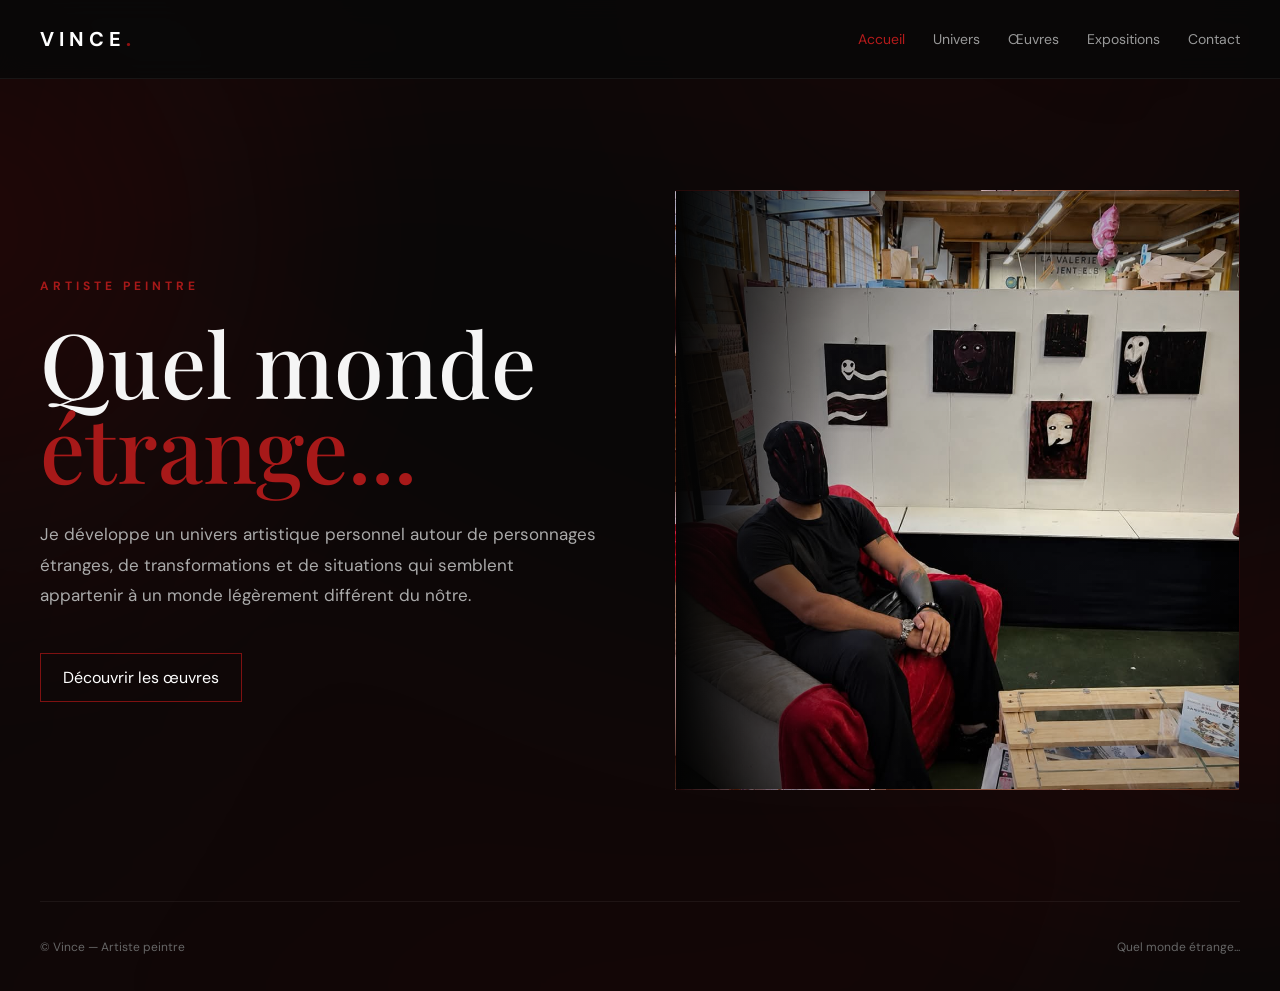
<file: index.html>
<!DOCTYPE html>

<html lang="fr">

<head>

<meta charset="UTF-8">
<meta name="viewport" content="width=device-width, initial-scale=1.0">

<title>Vince — Artiste peintre</title>

<link rel="stylesheet" href="style.css">

</head>

<body>

<header>

<div class="container navbar">

<a href="index.html" class="logo">
VINCE<span>.</span>
</a>

<nav>

<a class="active" href="index.html">
Accueil
</a>

<a href="univers.html">
Univers
</a>

<a href="oeuvres.html">
Œuvres
</a>

<a href="expositions.html">
Expositions
</a>

<a href="contact.html">
Contact
</a>

</nav>

</div>

</header>

<main>

<section class="container hero">

<div>

<div class="kicker">
Artiste peintre
</div>

<h1>
Quel monde<br>
<span class="red">étrange...</span>
</h1>

<p class="intro">
Je développe un univers artistique personnel autour
de personnages étranges, de transformations et de
situations qui semblent appartenir à un monde
légèrement différent du nôtre.
</p>

<a href="oeuvres.html" class="button">
Découvrir les œuvres
</a>

</div>

<div class="hero-image">
</div>

</section>

</main>

<footer class="container">

<span>
© Vince — Artiste peintre
</span>

<span>
Quel monde étrange...
</span>

</footer>

</body>

</html>
</file>
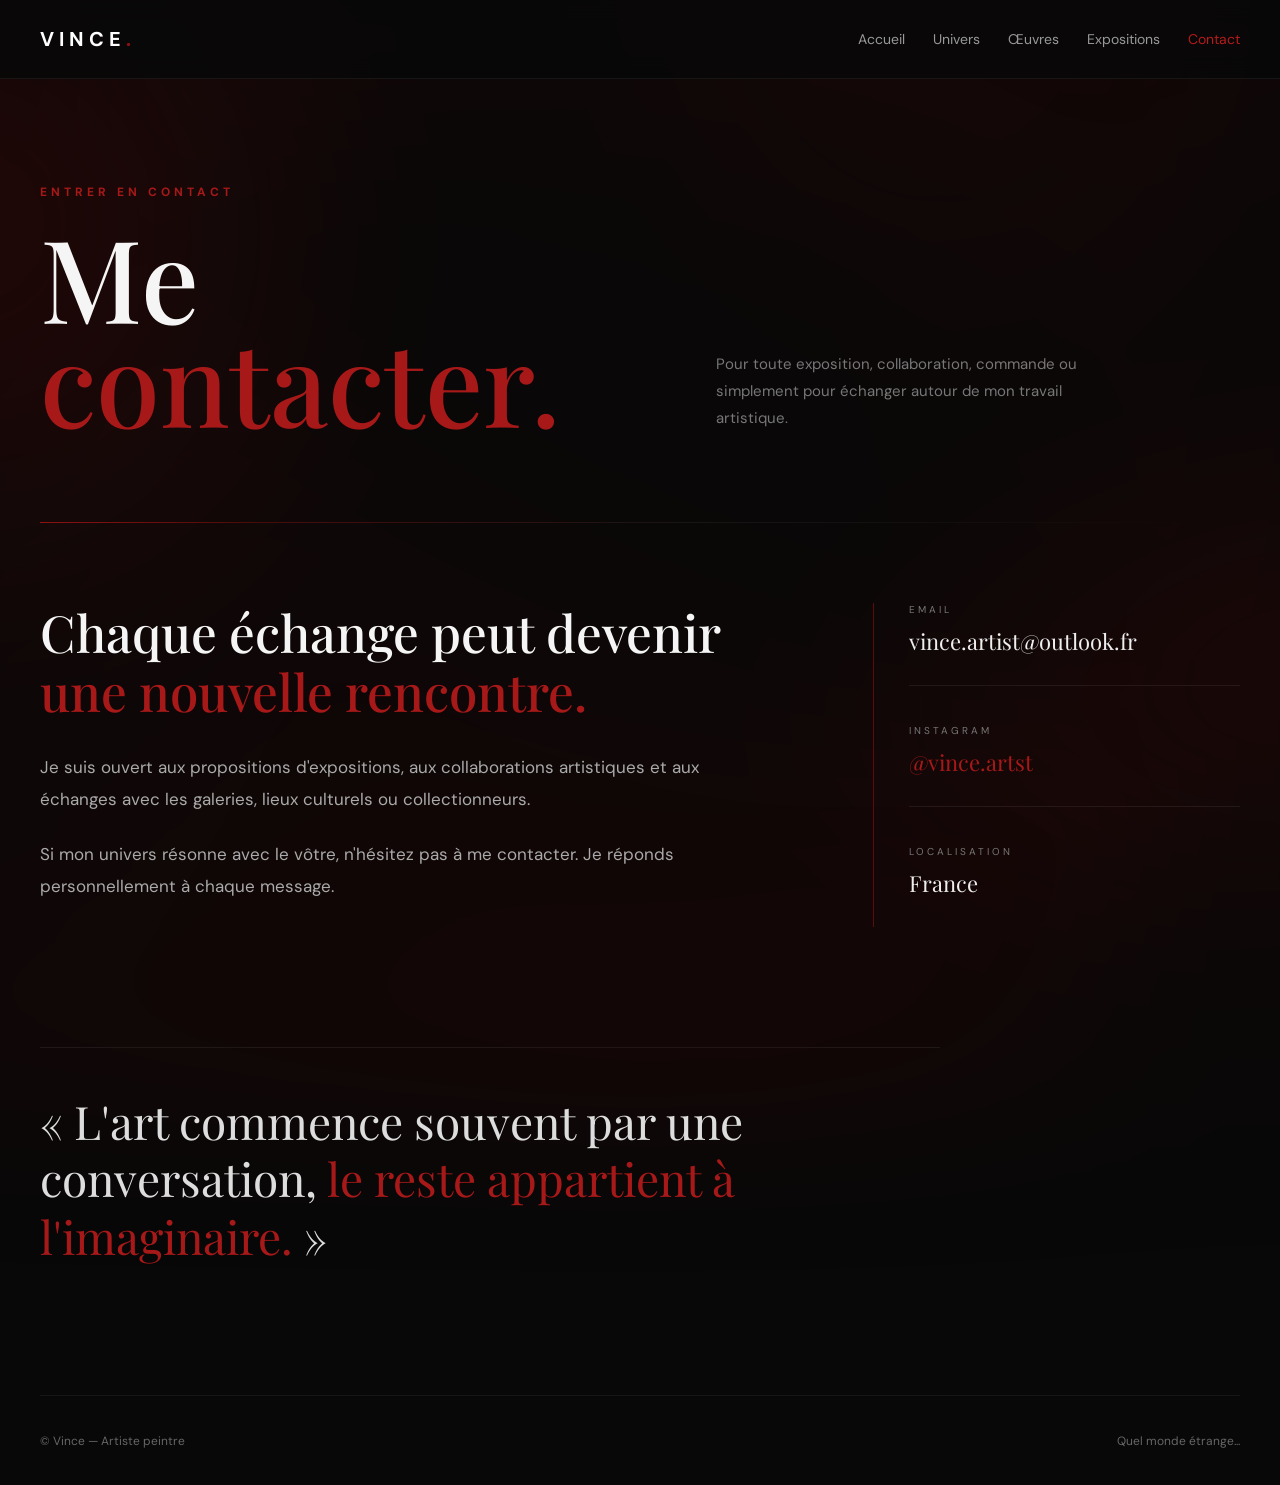
<file: contact.html>
<!DOCTYPE html>
<html lang="fr">

<head>

<meta charset="UTF-8">
<meta name="viewport" content="width=device-width, initial-scale=1.0">

<title>Contact — Vince</title>

<link rel="stylesheet" href="style.css">

<style>

/* =========================
   PAGE CONTACT
========================= */

.contact-page{
    padding-top:105px;
    padding-bottom:130px;
}

.contact-header{
    display:grid;
    grid-template-columns:1.1fr 1fr;
    gap:100px;
    align-items:end;
    margin-bottom:90px;
}

.contact-header h1{
    font-family:'Playfair Display',serif;
    font-size:clamp(65px,9vw,120px);
    line-height:.9;
    font-weight:500;
    margin:0;
}

.contact-intro{
    color:#777;
    font-size:15px;
    line-height:1.8;
    max-width:420px;
}

.contact-line{
    width:100%;
    height:1px;
    background:linear-gradient(90deg,#8f1111 0%,rgba(143,17,17,.45) 18%,rgba(255,255,255,.06) 55%,transparent 100%);
    margin-bottom:80px;
}

/* =========================
   CONTENU
========================= */

.contact-content{
    display:grid;
    grid-template-columns:1.4fr .7fr;
    gap:100px;
    align-items:start;
}

.contact-text h2{
    font-family:'Playfair Display',serif;
    font-size:clamp(34px,4vw,52px);
    font-weight:500;
    line-height:1.15;
    margin:0 0 30px;
}

.contact-text h2 span{
    color:#a71919;
}

.contact-text p{
    color:#aaa;
    font-size:17px;
    line-height:1.9;
    margin:0 0 22px;
}

/* =========================
   INFOS
========================= */

.contact-details{
    border-left:1px solid rgba(143,17,17,.6);
    padding-left:35px;
}

.contact-item{
    margin-bottom:38px;
    padding-bottom:28px;
    border-bottom:1px solid rgba(255,255,255,.07);
}

.contact-item:last-child{
    border-bottom:none;
    margin-bottom:0;
}

.contact-label{
    color:#777;
    font-size:10px;
    letter-spacing:3px;
    text-transform:uppercase;
    margin-bottom:10px;
}

.contact-value{
    color:#eee;
    font-family:'Playfair Display',serif;
    font-size:22px;
    line-height:1.4;
    text-decoration:none;
    display:block;
}

.contact-value:hover{
    color:#a71919;
}

.instagram{
    color:#a71919;
}

/* =========================
   BAS DE PAGE
========================= */

.contact-footer{
    margin-top:120px;
    padding-top:45px;
    border-top:1px solid rgba(255,255,255,.07);
    max-width:900px;
}

.contact-footer p{
    font-family:'Playfair Display',serif;
    font-size:clamp(28px,4vw,46px);
    line-height:1.25;
    color:#ddd;
    margin:0;
}

.contact-footer span{
    color:#a71919;
}

/* =========================
   MOBILE
========================= */

@media(max-width:850px){

    .contact-header{
        grid-template-columns:1fr;
        gap:35px;
        margin-bottom:70px;
    }

    .contact-content{
        grid-template-columns:1fr;
        gap:60px;
    }

}

@media(max-width:600px){

    .contact-page{
        padding-top:70px;
        padding-bottom:90px;
    }

    .contact-details{
        padding-left:25px;
    }

}

</style>

</head>

<body>

<header>

<div class="container navbar">

<a href="index.html" class="logo">
VINCE<span>.</span>
</a>

<nav>
<a href="index.html">Accueil</a>
<a href="univers.html">Univers</a>
<a href="oeuvres.html">Œuvres</a>
<a href="expositions.html">Expositions</a>
<a class="active" href="contact.html">Contact</a>
</nav>

</div>

</header>

<main>

<section class="container contact-page">

<div class="contact-header">

<div>

<div class="kicker">
Entrer en contact
</div>

<h1>
Me<br>
<span class="red">contacter.</span>
</h1>

</div>

<div class="contact-intro">

Pour toute exposition, collaboration, commande ou simplement pour échanger autour de mon travail artistique.

</div>

</div>

<div class="contact-line"></div>

<div class="contact-content">

<div class="contact-text">

<h2>
Chaque échange peut devenir<br>
<span>une nouvelle rencontre.</span>
</h2>

<p>
Je suis ouvert aux propositions d'expositions, aux collaborations artistiques et aux échanges avec les galeries, lieux culturels ou collectionneurs.
</p>

<p>
Si mon univers résonne avec le vôtre, n'hésitez pas à me contacter. Je réponds personnellement à chaque message.
</p>

</div>

<div class="contact-details">

<div class="contact-item">

<div class="contact-label">
Email
</div>

<a class="contact-value" href="mailto:vince.artist@outlook.fr">
vince.artist@outlook.fr
</a>

</div>

<div class="contact-item">

<div class="contact-label">
Instagram
</div>

<a class="contact-value instagram" href="https://instagram.com/vince.artst" target="_blank">
@vince.artst
</a>

</div>

<div class="contact-item">

<div class="contact-label">
Localisation
</div>

<div class="contact-value">
France
</div>

</div>

</div>

</div>

<div class="contact-footer">

<p>
« L'art commence souvent par une conversation,
<span>le reste appartient à l'imaginaire.</span> »
</p>

</div>

</section>

</main>

<footer class="container">

<span>© Vince — Artiste peintre</span>

<span>Quel monde étrange...</span>

</footer>

</body>
</html>
</file>
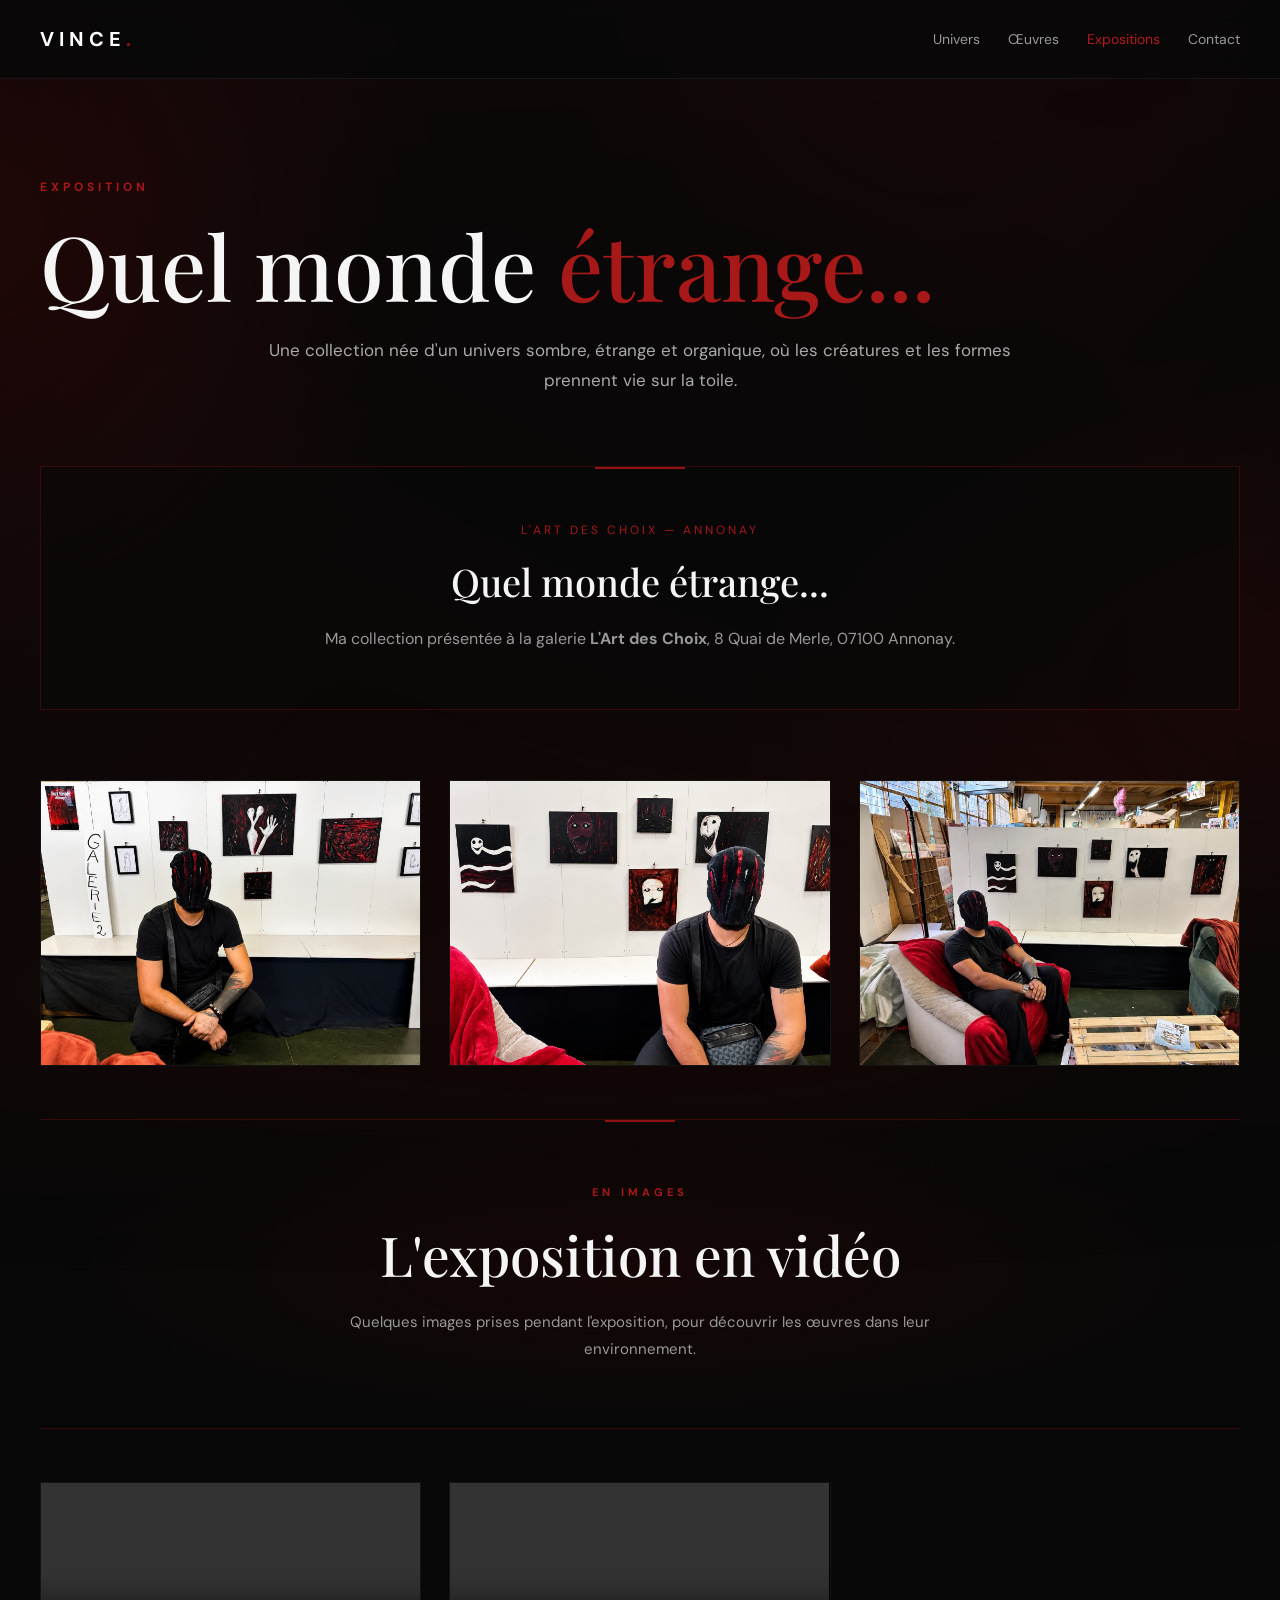
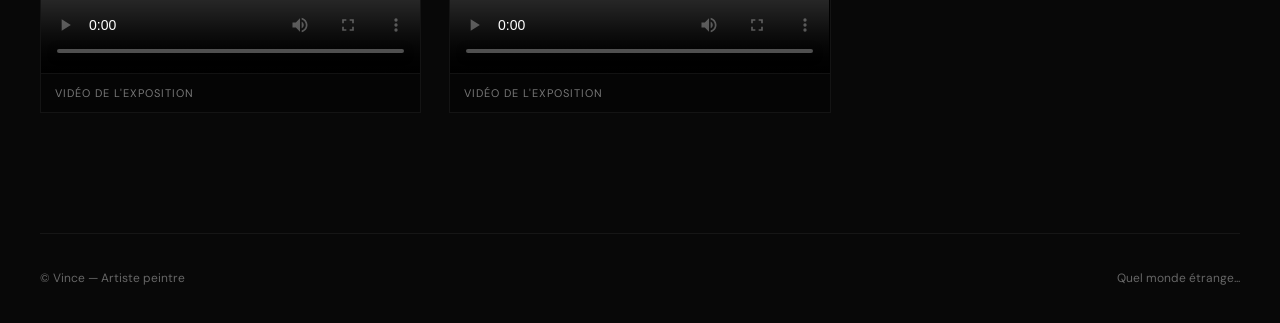
<file: expositions.html>
<!DOCTYPE html>

<html lang="fr">

<head>

<meta charset="UTF-8">
<meta name="viewport" content="width=device-width, initial-scale=1.0">

<title>Expositions — Vince</title>

<link rel="stylesheet" href="style.css">

<style>

/* =========================
   EXPOSITION
========================= */

.exposition-intro {
    max-width: 760px;
    margin: 0 auto 70px;
    text-align: center;
}

.exposition-intro p {
    color: #aaa;
    font-size: 17px;
    line-height: 1.8;
}

.exposition-card {
    margin-top: 70px;
    padding: 55px 45px;
    border: 1px solid rgba(143, 17, 17, 0.35);
    background: rgba(8, 8, 8, 0.55);
    position: relative;
}

.exposition-card::before {
    content: "";
    position: absolute;
    top: 0;
    left: 50%;
    transform: translateX(-50%);
    width: 90px;
    height: 2px;
    background: #8f1111;
}

.exposition-card h2 {
    font-family: 'Playfair Display', serif;
    font-size: 38px;
    font-weight: 500;
    text-align: center;
    margin: 0 0 18px;
}

.exposition-card p {
    color: #999;
    text-align: center;
    line-height: 1.8;
    max-width: 650px;
    margin: 0 auto;
}

.exposition-card .location {
    color: #a71919;
    font-size: 12px;
    letter-spacing: 3px;
    text-transform: uppercase;
    text-align: center;
    margin-bottom: 18px;
}

/* =========================
   GALERIE MÉDIAS
========================= */

.exposition-media {
    margin-top: 70px;
    display: grid;
    grid-template-columns: repeat(3, 1fr);
    gap: 28px;
    align-items: start;
}

.exposition-media-item {
    position: relative;
    overflow: hidden;
    background: #050505;
    border: 1px solid rgba(255,255,255,0.06);
}

.exposition-media-item img,
.exposition-media-item video {
    display: block;
    width: 100%;
    height: auto;
}

.exposition-media-item img {
    transition: transform 0.4s ease, filter 0.4s ease;
}

.exposition-media-item:hover img {
    transform: scale(1.015);
    filter: brightness(1.08);
}

.exposition-media-item video {
    background: #000;
}

/* =========================
   BLOC CENTRAL EN IMAGES
========================= */

.exposition-middle {
    grid-column: 1 / -1;

    padding: 65px 35px;
    margin: 25px 0;

    text-align: center;

    position: relative;

    border-top: 1px solid rgba(143,17,17,0.35);
    border-bottom: 1px solid rgba(143,17,17,0.35);

    background:
        radial-gradient(
            ellipse at center,
            rgba(90, 5, 5, 0.18),
            rgba(8,8,8,0.05) 70%
        );
}

.exposition-middle::before {
    content: "";
    position: absolute;

    top: 0;
    left: 50%;

    transform: translateX(-50%);

    width: 70px;
    height: 2px;

    background: #8f1111;
}

.middle-kicker {
    color: #a71919;
    font-size: 11px;
    font-weight: 700;
    letter-spacing: 4px;
    text-transform: uppercase;
    margin-bottom: 18px;
}

.exposition-middle h2 {
    font-family: 'Playfair Display', serif;

    font-size: clamp(34px, 5vw, 55px);

    font-weight: 500;

    margin: 0 0 18px;
}

.exposition-middle p {
    max-width: 650px;

    margin: auto;

    color: #999;

    font-size: 15px;

    line-height: 1.8;
}

/* =========================
   PETITE LÉGENDE VIDÉO
========================= */

.media-label {
    padding: 12px 14px;

    color: #777;

    font-size: 11px;

    letter-spacing: 1px;

    text-transform: uppercase;

    border-top: 1px solid rgba(255,255,255,0.05);
}

/* =========================
   MOBILE
========================= */

@media (max-width: 900px) {

    .exposition-media {
        grid-template-columns: repeat(2, 1fr);
    }

}

@media (max-width: 600px) {

    .exposition-media {
        grid-template-columns: 1fr;
        gap: 22px;
    }

    .exposition-middle {
        padding: 45px 20px;
    }

    .exposition-card {
        padding: 40px 22px;
    }

}

</style>

</head>

<body>

<header>

<div class="container navbar">

<a href="index.html" class="logo">
VINCE<span>.</span>
</a>

<nav>

<a href="univers.html">Univers</a>

<a href="oeuvres.html">Œuvres</a>

<a class="active" href="expositions.html">Expositions</a>

<a href="contact.html">Contact</a>

</nav>

</div>

</header>

<main>

<section class="container page">

<div class="kicker">
Exposition
</div>

<h1>
Quel monde <span class="red">étrange...</span>
</h1>

<div class="exposition-intro">

<p>
Une collection née d'un univers sombre, étrange et organique,
où les créatures et les formes prennent vie sur la toile.
</p>

</div>

<div class="exposition-card">

<div class="location">
L'Art des Choix — Annonay
</div>

<h2>
Quel monde étrange...
</h2>

<p>
Ma collection présentée à la galerie
<strong>L'Art des Choix</strong>,
8 Quai de Merle, 07100 Annonay.
</p>

</div>

<!-- =========================
     MÉDIAS DE L'EXPOSITION
========================= -->

<div class="exposition-media">

<!-- IMAGE 1 -->

<div class="exposition-media-item">

<img
src="images/exposition/66698d73-64fc-47fc-9c27-87b22243c65d.jpg"
alt="Exposition Quel monde étrange..."
loading="lazy"

>

</div>

<!-- IMAGE 2 -->

<div class="exposition-media-item">

<img
src="images/exposition/798c26ae-67a7-4b96-a19e-45cee543bf32.jpg"
alt="Exposition Quel monde étrange..."
loading="lazy"

>

</div>

<!-- IMAGE 3 -->

<div class="exposition-media-item">

<img
src="images/exposition/ok.jpg"
alt="Exposition Quel monde étrange..."
loading="lazy"

>

</div>

<!-- =========================
     BLOC CENTRAL
========================= -->

<div class="exposition-middle">

<div class="middle-kicker">
En images
</div>

<h2>
L'exposition en vidéo
</h2>

<p>
Quelques images prises pendant l'exposition,
pour découvrir les œuvres dans leur environnement.
</p>

</div>

<!-- =========================
     VIDEO 1
========================= -->

<div class="exposition-media-item">

<video
controls
preload="metadata"
playsinline

>

<source
src="images/exposition/14d497a9-1822-40ed-8b91-4c56ee5c39af.mp4"
type="video/mp4"

>

Votre navigateur ne peut pas lire cette vidéo.

</video>

<div class="media-label">
Vidéo de l'exposition
</div>

</div>

<!-- =========================
     VIDEO 2
========================= -->

<div class="exposition-media-item">

<video
controls
preload="metadata"
playsinline

>

<source
src="images/exposition/5d2fd6df-5ca3-4528-849a-6fd0fac94d28.mp4"
type="video/mp4"

>

Votre navigateur ne peut pas lire cette vidéo.

</video>

<div class="media-label">
Vidéo de l'exposition
</div>

</div>

</div>

</section>

</main>

<footer class="container">

<span>
© Vince — Artiste peintre
</span>

<span>
Quel monde étrange...
</span>

</footer>

</body>

</html>
</file>
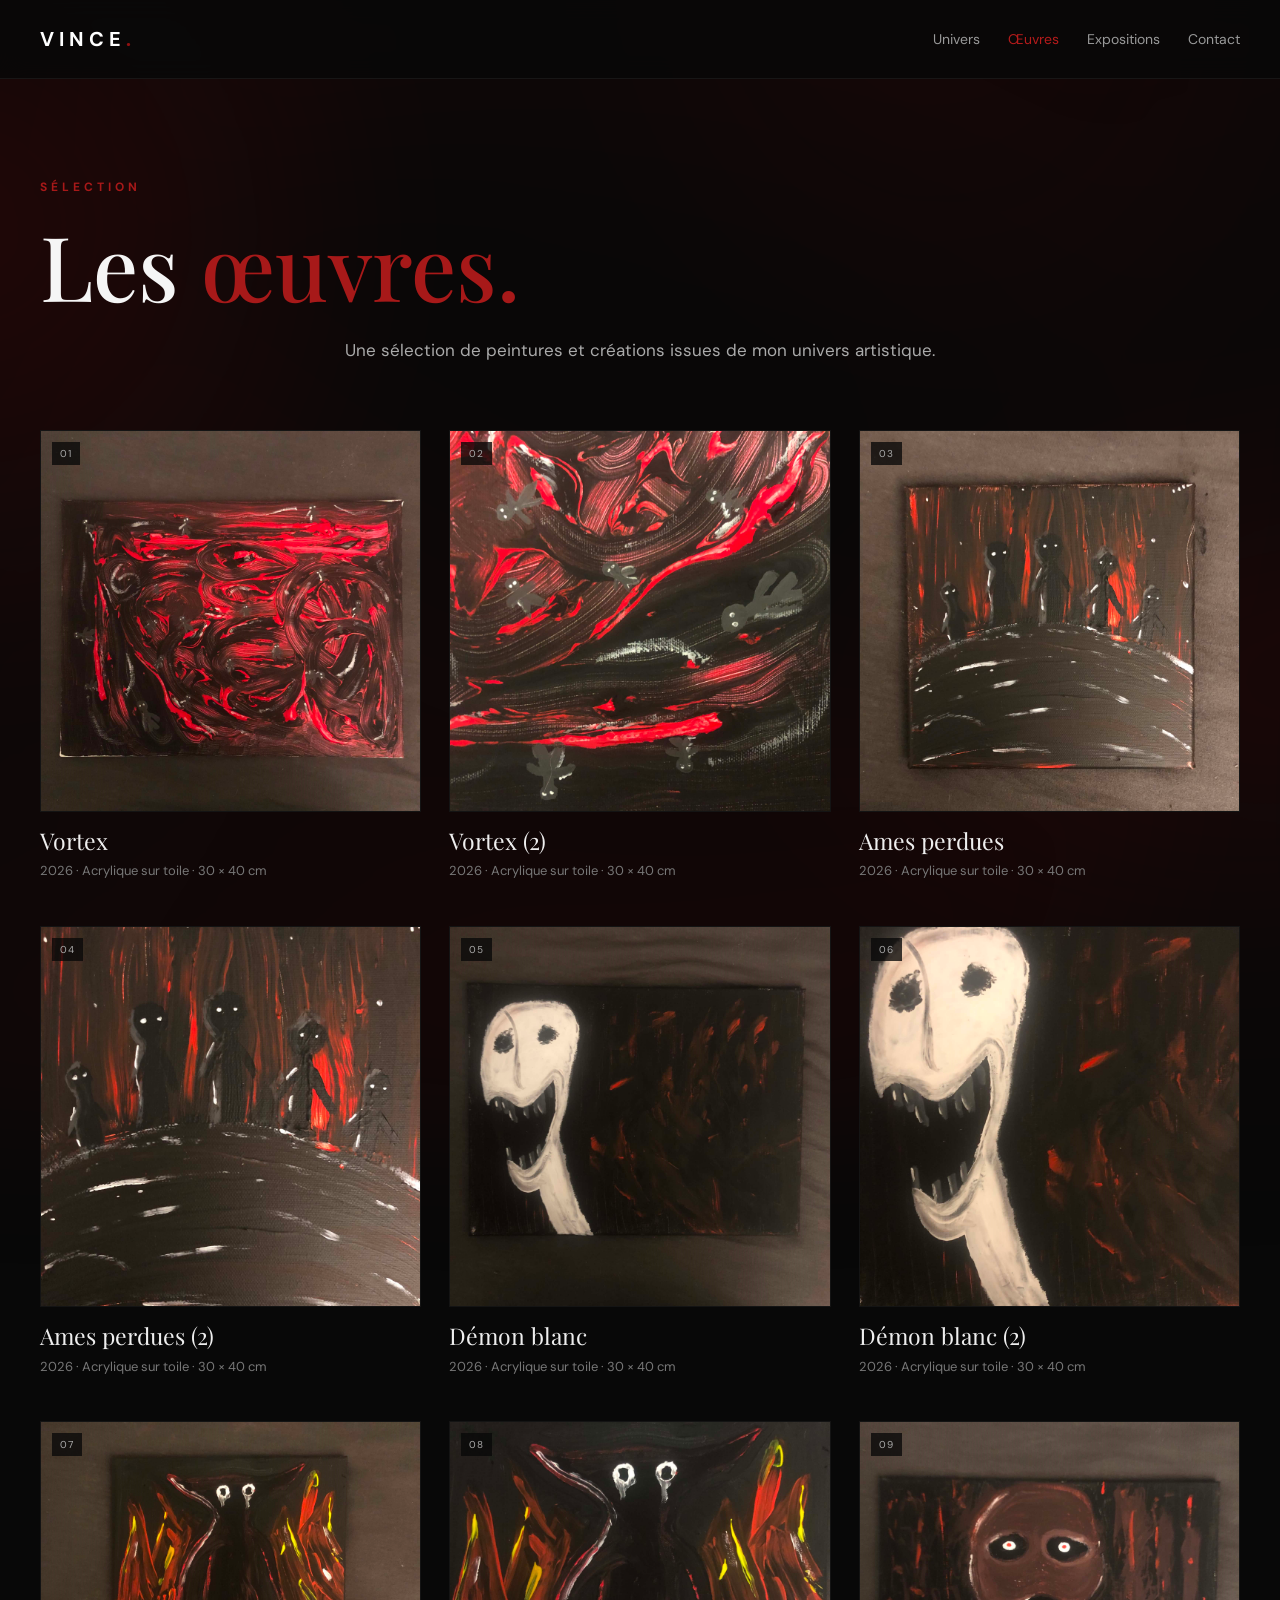
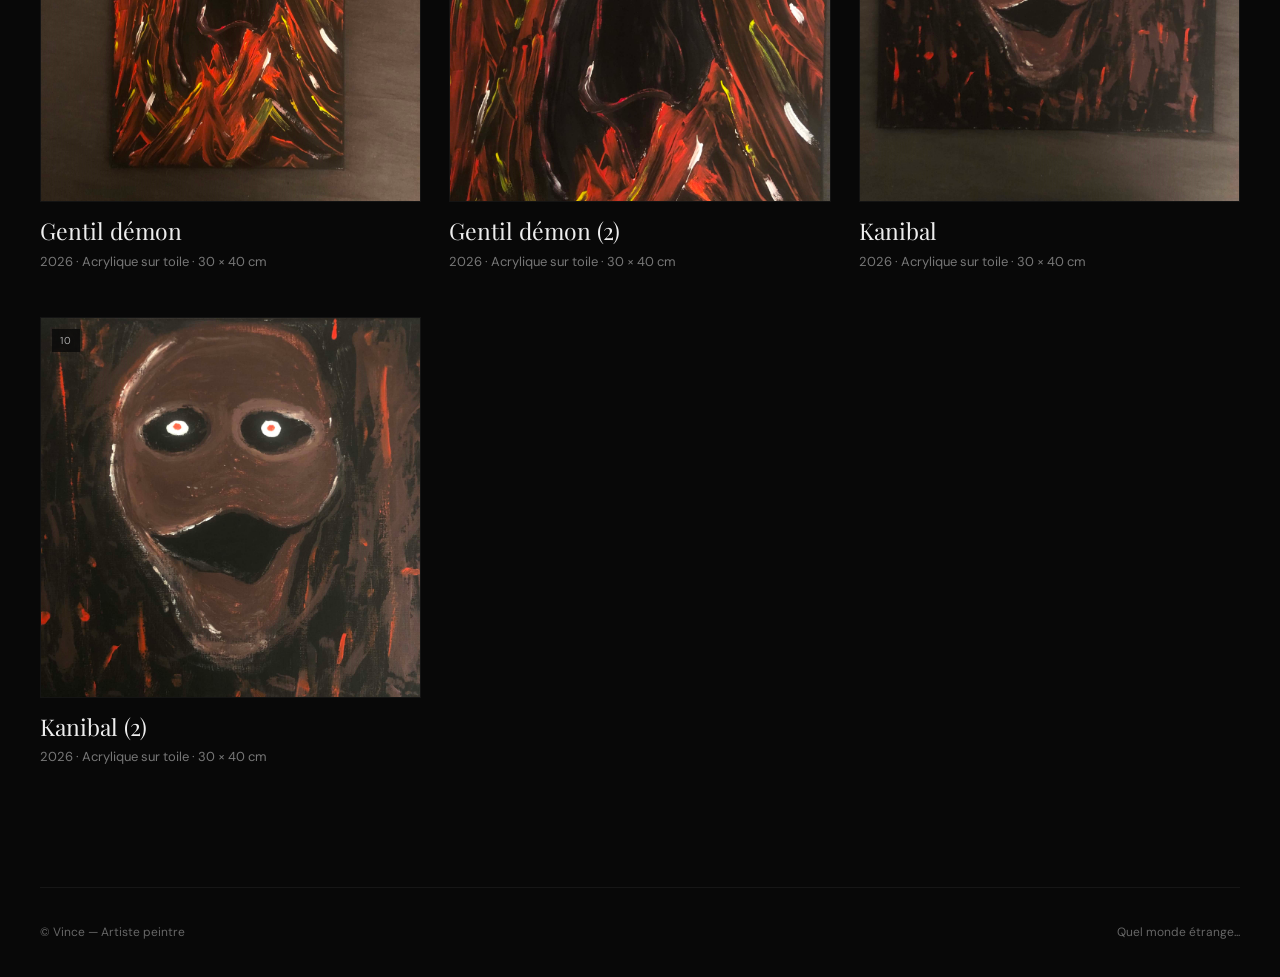
<file: oeuvres.html>
<!DOCTYPE html>

<html lang="fr">

<head>

<meta charset="UTF-8">
<meta name="viewport" content="width=device-width, initial-scale=1.0">

<title>Œuvres — Vince</title>

<link rel="stylesheet" href="style.css">

<style>

.oeuvres-intro {
    max-width: 760px;
    margin: 0 auto;
    text-align: center;
}

.oeuvres-intro p {
    color: #aaa;
    font-size: 17px;
    line-height: 1.8;
}

.gallery {
    margin-top: 65px;
    display: grid;
    grid-template-columns: repeat(3, minmax(0, 1fr));
    gap: 45px 28px;
}

.artwork {
    position: relative;
    margin: 0;
    min-width: 0;
}

.artwork-image {
    width: 100%;
    display: block;
    background: #050505;
    border: 1px solid rgba(255,255,255,0.06);
    overflow: hidden;
}

.artwork-image img {
    width: 100%;
    height: auto;
    display: block;
    transition: transform 0.45s ease, filter 0.45s ease;
}

.artwork:hover .artwork-image img {
    transform: scale(1.02);
    filter: brightness(1.07);
}

.artwork-info {
    padding-top: 15px;
}

.artwork-title {
    font-family: 'Playfair Display', serif;
    font-size: 23px;
    color: #eee;
    line-height: 1.2;
}

.artwork-details {
    color: #777;
    font-size: 13px;
    margin-top: 7px;
    line-height: 1.5;
}

.artwork-number {
    position: absolute;
    top: 12px;
    left: 12px;
    z-index: 2;
    padding: 5px 8px;
    background: rgba(8,8,8,0.78);
    color: #aaa;
    font-size: 10px;
    letter-spacing: 1px;
}

@media (max-width: 900px) {

    .gallery {
        grid-template-columns: repeat(2, minmax(0, 1fr));
        gap: 38px 22px;
    }

}

@media (max-width: 600px) {

    .gallery {
        grid-template-columns: 1fr;
        gap: 40px;
    }

}

</style>

</head>

<body>

<header>

<div class="container navbar">

<a href="index.html" class="logo">
VINCE<span>.</span>
</a>

<nav>

<a href="univers.html">
Univers
</a>

<a class="active" href="oeuvres.html">
Œuvres
</a>

<a href="expositions.html">
Expositions
</a>

<a href="contact.html">
Contact
</a>

</nav>

</div>

</header>

<main>

<section class="container page">

<div class="kicker">
Sélection
</div>

<h1>
Les <span class="red">œuvres.</span>
</h1>

<div class="oeuvres-intro">

<p>
Une sélection de peintures et créations issues de mon
univers artistique.
</p>

</div>

<div class="gallery">

<!-- 01 -->

<article class="artwork">

<div class="artwork-image">

<div class="artwork-number">01</div>

<img
src="images/vortex1.jpg"
alt="Vortex — Vince"
loading="lazy"

>

</div>

<div class="artwork-info">

<div class="artwork-title">
Vortex
</div>

<div class="artwork-details">
2026 · Acrylique sur toile · 30 × 40 cm
</div>

</div>

</article>

<!-- 02 -->

<article class="artwork">

<div class="artwork-image">

<div class="artwork-number">02</div>

<img
src="images/Vortex.2.jpg"
alt="Vortex (2) — Vince"
loading="lazy"

>

</div>

<div class="artwork-info">

<div class="artwork-title">
Vortex (2)
</div>

<div class="artwork-details">
2026 · Acrylique sur toile · 30 × 40 cm
</div>

</div>

</article>

<!-- 03 -->

<article class="artwork">

<div class="artwork-image">

<div class="artwork-number">03</div>

<img
src="images/Ames%20perdues%201.jpg"
alt="Ames perdues — Vince"
loading="lazy"

>

</div>

<div class="artwork-info">

<div class="artwork-title">
Ames perdues
</div>

<div class="artwork-details">
2026 · Acrylique sur toile · 30 × 40 cm
</div>

</div>

</article>

<!-- 04 -->

<article class="artwork">

<div class="artwork-image">

<div class="artwork-number">04</div>

<img
src="images/Ames%20perdues%202.jpg"
alt="Ames perdues (2) — Vince"
loading="lazy"

>

</div>

<div class="artwork-info">

<div class="artwork-title">
Ames perdues (2)
</div>

<div class="artwork-details">
2026 · Acrylique sur toile · 30 × 40 cm
</div>

</div>

</article>

<!-- 05 -->

<article class="artwork">

<div class="artwork-image">

<div class="artwork-number">05</div>

<img
src="images/D%C3%A9mon%20blanc.1.jpg"
alt="Démon blanc — Vince"
loading="lazy"

>

</div>

<div class="artwork-info">

<div class="artwork-title">
Démon blanc
</div>

<div class="artwork-details">
2026 · Acrylique sur toile · 30 × 40 cm
</div>

</div>

</article>

<!-- 06 -->

<article class="artwork">

<div class="artwork-image">

<div class="artwork-number">06</div>

<img
src="images/D%C3%A9mon%20blanc.2.jpg"
alt="Démon blanc (2) — Vince"
loading="lazy"

>

</div>

<div class="artwork-info">

<div class="artwork-title">
Démon blanc (2)
</div>

<div class="artwork-details">
2026 · Acrylique sur toile · 30 × 40 cm
</div>

</div>

</article>

<!-- 07 -->

<article class="artwork">

<div class="artwork-image">

<div class="artwork-number">07</div>

<img
src="images/Gentil%20d%C3%A9mon.1.jpg"
alt="Gentil démon — Vince"
loading="lazy"

>

</div>

<div class="artwork-info">

<div class="artwork-title">
Gentil démon
</div>

<div class="artwork-details">
2026 · Acrylique sur toile · 30 × 40 cm
</div>

</div>

</article>

<!-- 08 -->

<article class="artwork">

<div class="artwork-image">

<div class="artwork-number">08</div>

<img
src="images/Gentil%20d%C3%A9mon.2.jpg"
alt="Gentil démon (2) — Vince"
loading="lazy"

>

</div>

<div class="artwork-info">

<div class="artwork-title">
Gentil démon (2)
</div>

<div class="artwork-details">
2026 · Acrylique sur toile · 30 × 40 cm
</div>

</div>

</article>

<!-- 09 -->

<article class="artwork">

<div class="artwork-image">

<div class="artwork-number">09</div>

<img
src="images/Kanibal%201.jpg"
alt="Kanibal — Vince"
loading="lazy"

>

</div>

<div class="artwork-info">

<div class="artwork-title">
Kanibal
</div>

<div class="artwork-details">
2026 · Acrylique sur toile · 30 × 40 cm
</div>

</div>

</article>

<!-- 10 -->

<article class="artwork">

<div class="artwork-image">

<div class="artwork-number">10</div>

<img
src="images/Kanibal%202.jpg"
alt="Kanibal (2) — Vince"
loading="lazy"

>

</div>

<div class="artwork-info">

<div class="artwork-title">
Kanibal (2)
</div>

<div class="artwork-details">
2026 · Acrylique sur toile · 30 × 40 cm
</div>

</div>

</article>

</div>

</section>

</main>

<footer class="container">

<span>
© Vince — Artiste peintre
</span>

<span>
Quel monde étrange...
</span>

</footer>

</body>

</html>
</file>
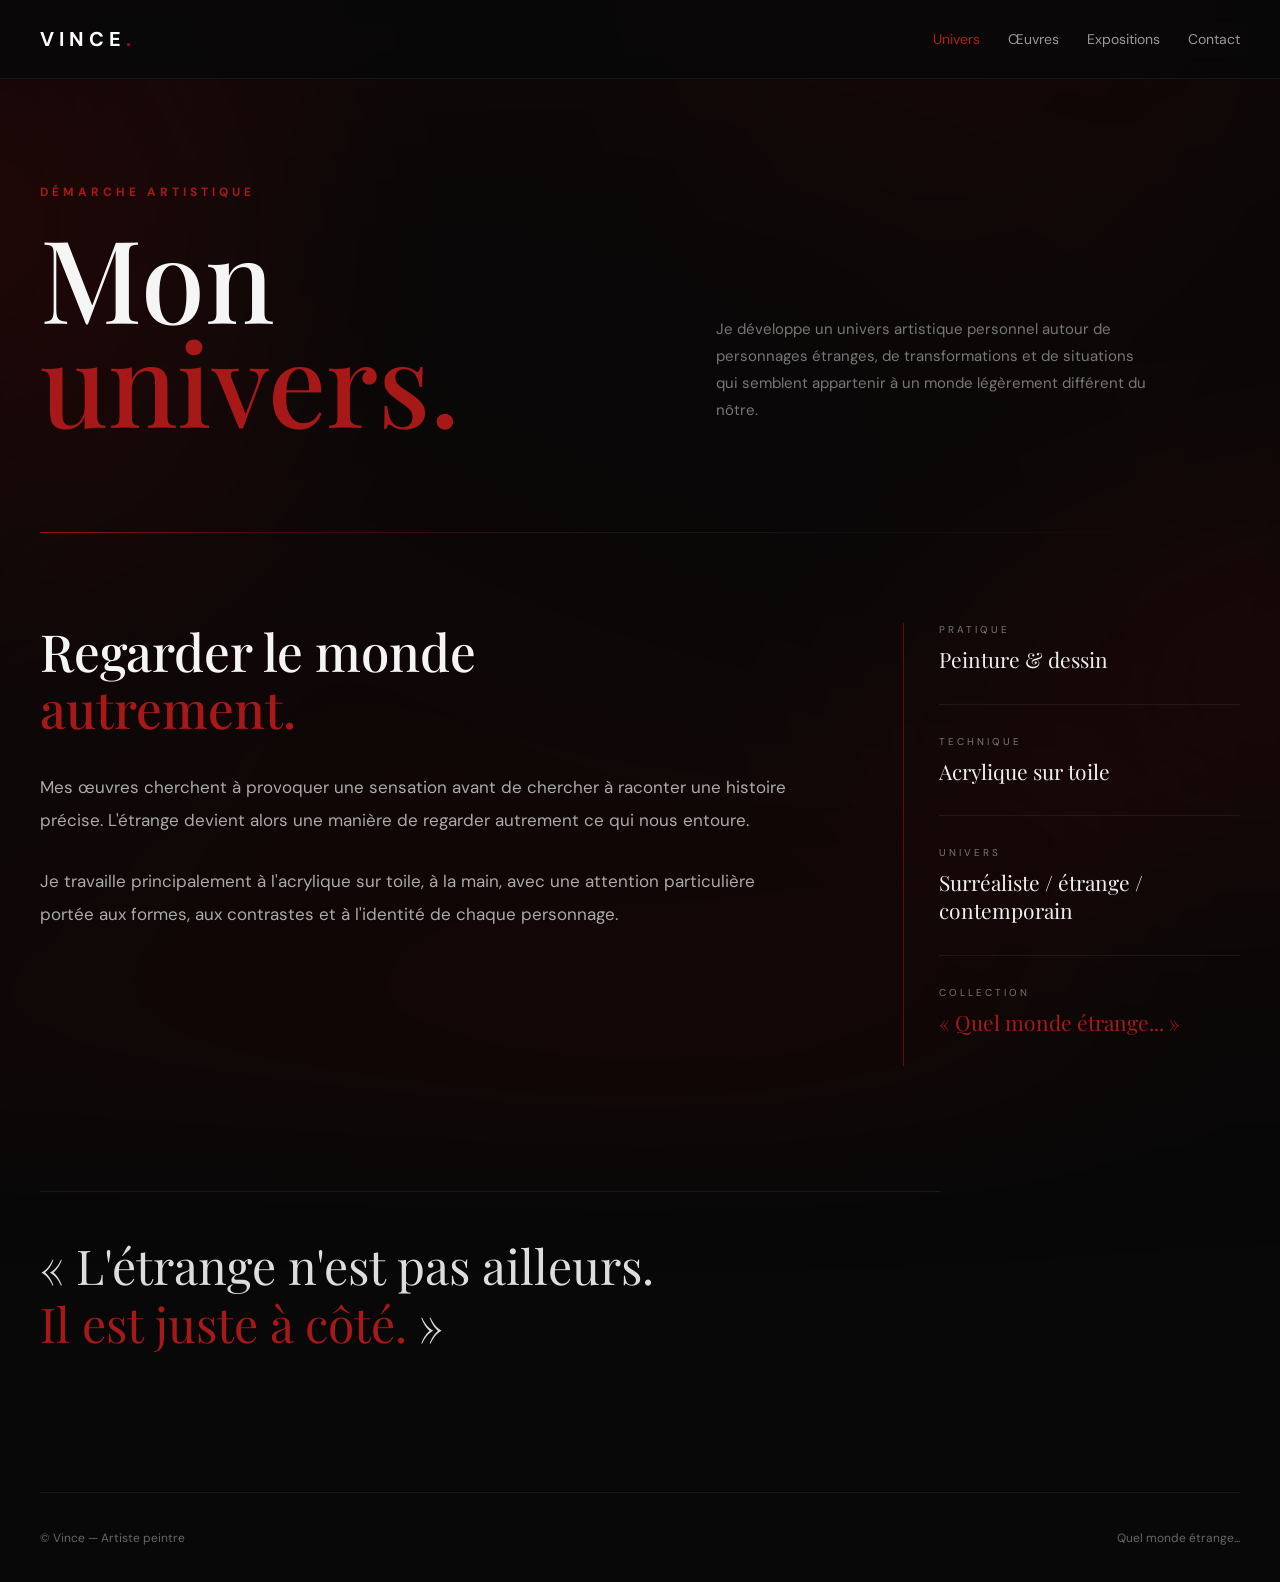
<file: univers.html>
<!DOCTYPE html>

<html lang="fr">

<head>

<meta charset="UTF-8">
<meta name="viewport" content="width=device-width, initial-scale=1.0">

<title>Univers — Vince</title>

<link rel="stylesheet" href="style.css">

<style>

/* =========================
   PAGE UNIVERS
========================= */

.univers-page {
    padding-top: 105px;
    padding-bottom: 140px;
}


/* =========================
   EN-TÊTE
========================= */

.univers-header {
    display: grid;
    grid-template-columns: 1.1fr 1fr;
    gap: 100px;
    align-items: end;
    margin-bottom: 100px;
}

.univers-header h1 {
    font-family: 'Playfair Display', serif;
    font-size: clamp(65px, 9vw, 120px);
    line-height: 0.9;
    font-weight: 500;
    margin: 0;
}

.univers-header .kicker {
    margin-bottom: 25px;
}

.univers-header-intro {
    color: #777;
    font-size: 15px;
    line-height: 1.8;
    max-width: 430px;
    padding-bottom: 8px;
}


/* =========================
   LIGNE ROUGE
========================= */

.univers-line {
    width: 100%;
    height: 1px;

    background:
        linear-gradient(
            90deg,
            #8f1111 0%,
            rgba(143,17,17,0.45) 18%,
            rgba(255,255,255,0.06) 55%,
            transparent 100%
        );

    margin-bottom: 90px;
}


/* =========================
   CONTENU PRINCIPAL
========================= */

.univers-content {
    display: grid;

    grid-template-columns:
        minmax(0, 1.45fr)
        minmax(260px, 0.65fr);

    gap: 110px;

    align-items: start;
}


/* =========================
   TEXTE
========================= */

.univers-text {
    max-width: 760px;
}

.univers-text h2 {
    font-family: 'Playfair Display', serif;

    font-size: clamp(35px, 4vw, 52px);

    font-weight: 500;

    line-height: 1.1;

    margin: 0 0 35px;
}

.univers-text h2 span {
    color: #a71919;
}

.univers-text p {
    color: #aaa;

    font-size: 17px;

    line-height: 1.95;

    margin: 0 0 28px;
}

.univers-text p:last-child {
    margin-bottom: 0;
}


/* =========================
   INFORMATIONS
========================= */

.univers-details {
    border-left: 1px solid rgba(143,17,17,0.6);

    padding-left: 35px;
}

.detail {
    padding: 0 0 30px;
    margin-bottom: 30px;

    border-bottom:
        1px solid rgba(255,255,255,0.07);
}

.detail:last-child {
    border-bottom: none;
    margin-bottom: 0;
}

.detail-label {
    color: #777;

    font-size: 10px;

    letter-spacing: 3px;

    text-transform: uppercase;

    margin-bottom: 9px;
}

.detail-value {
    color: #eee;

    font-family: 'Playfair Display', serif;

    font-size: 21px;

    line-height: 1.35;
}

.detail-value.red-value {
    color: #a71919;
}


/* =========================
   PHRASE FINALE
========================= */

.univers-quote {
    margin-top: 125px;

    max-width: 900px;

    padding-top: 45px;

    border-top:
        1px solid rgba(255,255,255,0.07);
}

.univers-quote p {
    font-family: 'Playfair Display', serif;

    font-size: clamp(28px, 4vw, 48px);

    line-height: 1.2;

    color: #ddd;

    margin: 0;
}

.univers-quote span {
    color: #a71919;
}


/* =========================
   MOBILE
========================= */

@media (max-width: 850px) {

    .univers-header {
        grid-template-columns: 1fr;

        gap: 35px;

        margin-bottom: 70px;
    }

    .univers-header-intro {
        max-width: 650px;
    }

    .univers-content {
        grid-template-columns: 1fr;

        gap: 70px;
    }

    .univers-details {
        max-width: 600px;
    }

}


@media (max-width: 600px) {

    .univers-page {
        padding-top: 65px;
        padding-bottom: 90px;
    }

    .univers-header h1 {
        font-size: 62px;
    }

    .univers-line {
        margin-bottom: 65px;
    }

    .univers-text p {
        font-size: 16px;
        line-height: 1.8;
    }

    .univers-details {
        padding-left: 25px;
    }

    .univers-quote {
        margin-top: 85px;
    }

}

</style>

</head>

<body>

<header>

<div class="container navbar">

<a href="index.html" class="logo">
VINCE<span>.</span>
</a>

<nav>

<a class="active" href="univers.html">
Univers
</a>

<a href="oeuvres.html">
Œuvres
</a>

<a href="expositions.html">
Expositions
</a>

<a href="contact.html">
Contact
</a>

</nav>

</div>

</header>

<main>

<section class="container univers-page">

<!-- =========================
     EN-TÊTE
========================= -->

<div class="univers-header">

<div>

<div class="kicker">
Démarche artistique
</div>

<h1>
Mon<br>
<span class="red">univers.</span>
</h1>

</div>

<div class="univers-header-intro">

Je développe un univers artistique personnel
autour de personnages étranges, de transformations
et de situations qui semblent appartenir à un monde
légèrement différent du nôtre.

</div>

</div>

<div class="univers-line"></div>

<!-- =========================
     CONTENU
========================= -->

<div class="univers-content">

<!-- TEXTE -->

<div class="univers-text">

<h2>
Regarder le monde<br>
<span>autrement.</span>
</h2>

<p>
Mes œuvres cherchent à provoquer une sensation avant
de chercher à raconter une histoire précise.
L'étrange devient alors une manière de regarder autrement
ce qui nous entoure.
</p>

<p>
Je travaille principalement à l'acrylique sur toile,
à la main, avec une attention particulière portée aux formes,
aux contrastes et à l'identité de chaque personnage.
</p>

</div>

<!-- INFORMATIONS -->

<div class="univers-details">

<div class="detail">

<div class="detail-label">
Pratique
</div>

<div class="detail-value">
Peinture &amp; dessin
</div>

</div>

<div class="detail">

<div class="detail-label">
Technique
</div>

<div class="detail-value">
Acrylique sur toile
</div>

</div>

<div class="detail">

<div class="detail-label">
Univers
</div>

<div class="detail-value">
Surréaliste / étrange / contemporain
</div>

</div>

<div class="detail">

<div class="detail-label">
Collection
</div>

<div class="detail-value red-value">
« Quel monde étrange... »
</div>

</div>

</div>

</div>

<!-- =========================
     PHRASE FINALE
========================= -->

<div class="univers-quote">

<p>
« L'étrange n'est pas ailleurs.
<br>
<span>Il est juste à côté.</span> »
</p>

</div>

</section>

</main>

<footer class="container">

<span>
© Vince — Artiste peintre
</span>

<span>
Quel monde étrange...
</span>

</footer>

</body>

</html>
</file>
<file: style.css>
@import url('https://fonts.googleapis.com/css2?family=DM+Sans:wght@400;500;700&family=Playfair+Display:wght@500;600&display=swap');

* {
    box-sizing: border-box;
}

html {
    scroll-behavior: smooth;
}

body {
    margin: 0;
    background: #080808;
    color: #f5f5f5;
    font-family: 'DM Sans', sans-serif;
    overflow-x: hidden;
    position: relative;
}

/* =========================
   VORTEX ROUGES
   Fond uniquement
========================= */

body::before {
    content: "";
    position: fixed;
    inset: -20%;
    z-index: -2;
    pointer-events: none;

    background:
        radial-gradient(
            ellipse 35% 55% at 15% 25%,
            rgba(95, 5, 5, 0.28),
            transparent 70%
        ),
        radial-gradient(
            ellipse 45% 35% at 85% 75%,
            rgba(75, 3, 3, 0.24),
            transparent 70%
        ),
        radial-gradient(
            ellipse 30% 50% at 70% 15%,
            rgba(55, 2, 2, 0.18),
            transparent 70%
        );

    filter: blur(45px);

    transform: rotate(-8deg);
}

/* Deuxième couche pour donner l'effet organique */
body::after {
    content: "";
    position: fixed;
    inset: -25%;
    z-index: -3;
    pointer-events: none;

    background:
        conic-gradient(
            from 20deg at 20% 30%,
            transparent 0deg,
            rgba(70, 3, 3, 0.13) 35deg,
            transparent 80deg,
            rgba(55, 2, 2, 0.10) 130deg,
            transparent 190deg
        ),
        conic-gradient(
            from 190deg at 80% 70%,
            transparent 0deg,
            rgba(90, 4, 4, 0.12) 45deg,
            transparent 100deg,
            rgba(50, 2, 2, 0.10) 160deg,
            transparent 220deg
        );

    filter: blur(70px);
}


/* =========================
   CONTAINER
========================= */

.container {
    width: min(1200px, calc(100% - 50px));
    margin: auto;
}


/* =========================
   HEADER
========================= */

header {
    position: sticky;
    top: 0;
    z-index: 100;

    background: rgba(8, 8, 8, 0.88);

    backdrop-filter: blur(12px);

    border-bottom: 1px solid rgba(255, 255, 255, 0.06);
}

.navbar {
    min-height: 78px;

    display: flex;
    align-items: center;
    justify-content: space-between;
}

.logo {
    color: #fff;
    text-decoration: none;

    font-weight: 700;
    font-size: 20px;

    letter-spacing: 5px;
}

.logo span {
    color: #8f1111;
}

nav {
    display: flex;
    gap: 28px;
}

nav a {
    color: #999;

    text-decoration: none;

    font-size: 14px;

    transition: color 0.25s ease;
}

nav a:hover,
nav a.active {
    color: #b51b1b;
}


/* =========================
   ACCUEIL
========================= */

.hero {
    min-height: calc(100vh - 78px);

    display: grid;

    grid-template-columns: 1fr 1fr;

    align-items: center;

    gap: 70px;

    position: relative;
}

.hero > div:first-child {
    position: relative;
    z-index: 2;
}

.kicker {
    color: #a71919;

    font-size: 12px;

    font-weight: 700;

    letter-spacing: 4px;

    text-transform: uppercase;

    margin-bottom: 25px;
}

.hero h1 {
    font-family: 'Playfair Display', serif;

    font-size: clamp(55px, 7vw, 100px);

    line-height: 0.95;

    font-weight: 500;

    margin: 0;
}

.red {
    color: #a71919;
}

.intro {
    color: #aaa;

    max-width: 560px;

    font-size: 17px;

    line-height: 1.8;

    margin-top: 30px;
}


/* =========================
   IMAGE ACCUEIL
========================= */

.hero-image {
    min-height: 600px;

    position: relative;

    background-image:
        linear-gradient(
            90deg,
            #080808 0%,
            transparent 30%
        ),
        url("images/hero.jpg");

    background-size: cover;

    background-position: center;

    border-radius: 2px;

    overflow: hidden;

    border: 1px solid rgba(120, 10, 10, 0.25);
}

.hero-image::after {
    content: "";

    position: absolute;

    inset: 0;

    background:
        radial-gradient(
            circle at 70% 50%,
            transparent 0%,
            rgba(0, 0, 0, 0.15) 40%,
            rgba(0, 0, 0, 0.65) 100%
        );

    pointer-events: none;
}


/* =========================
   PAGES
========================= */

.page {
    padding-top: 100px;
    padding-bottom: 120px;

    min-height: calc(100vh - 78px);
}

.page h1 {
    font-family: 'Playfair Display', serif;

    font-size: clamp(50px, 7vw, 90px);

    line-height: 1;

    font-weight: 500;

    margin: 0 0 25px;
}


/* =========================
   GALERIE
========================= */

.gallery {
    columns: 3 280px;

    column-gap: 25px;

    margin-top: 55px;
}

.artwork {
    break-inside: avoid;

    margin-bottom: 35px;

    position: relative;
}

.artwork img {
    width: 100%;

    height: auto;

    display: block;

    transition:
        transform 0.4s ease,
        filter 0.4s ease;
}

.artwork:hover img {
    transform: scale(1.015);

    filter: brightness(1.08);
}

.artwork-info {
    padding-top: 13px;
}

.artwork-title {
    font-family: 'Playfair Display', serif;

    font-size: 22px;

    color: #eee;
}

.artwork-details {
    color: #777;

    font-size: 13px;

    margin-top: 5px;
}


/* =========================
   EXPOSITIONS
========================= */

.expo {
    margin-top: 55px;

    padding-left: 25px;

    border-left: 2px solid #8f1111;
}

.expo h2 {
    font-family: 'Playfair Display', serif;

    font-size: 30px;

    margin-top: 0;
}


/* =========================
   FOOTER
========================= */

footer {
    min-height: 90px;

    display: flex;

    justify-content: space-between;

    align-items: center;

    border-top: 1px solid rgba(255, 255, 255, 0.06);

    color: #666;

    font-size: 12px;
}


/* =========================
   BOUTONS
========================= */

.button {
    display: inline-block;

    margin-top: 25px;

    padding: 13px 22px;

    border: 1px solid #7e1111;

    color: #fff;

    text-decoration: none;

    transition:
        background 0.25s ease,
        border-color 0.25s ease;
}

.button:hover {
    background: #7e1111;

    border-color: #7e1111;
}


/* =========================
   CHARGEMENT
========================= */

.loading {
    color: #777;

    font-size: 14px;

    padding: 30px 0;
}


/* =========================
   MOBILE
========================= */

@media (max-width: 800px) {

    .navbar {
        flex-direction: column;

        justify-content: center;

        gap: 15px;

        padding: 18px 0;
    }

    nav {
        gap: 16px;

        flex-wrap: wrap;

        justify-content: center;
    }

    .hero {
        grid-template-columns: 1fr;

        gap: 40px;

        padding-top: 70px;

        padding-bottom: 70px;
    }

    .hero-image {
        min-height: 450px;

        order: 2;
    }

    .page {
        padding-top: 65px;
    }

    .gallery {
        columns: 1;
    }

    footer {
        flex-direction: column;

        justify-content: center;

        gap: 10px;

        padding: 25px 0;
    }
}


/* =========================
   PETITS ÉCRANS
========================= */

@media (max-width: 500px) {

    .container {
        width: min(1200px, calc(100% - 30px));
    }

    .hero h1 {
        font-size: 55px;
    }

    .hero-image {
        min-height: 380px;
    }
}
</file>
